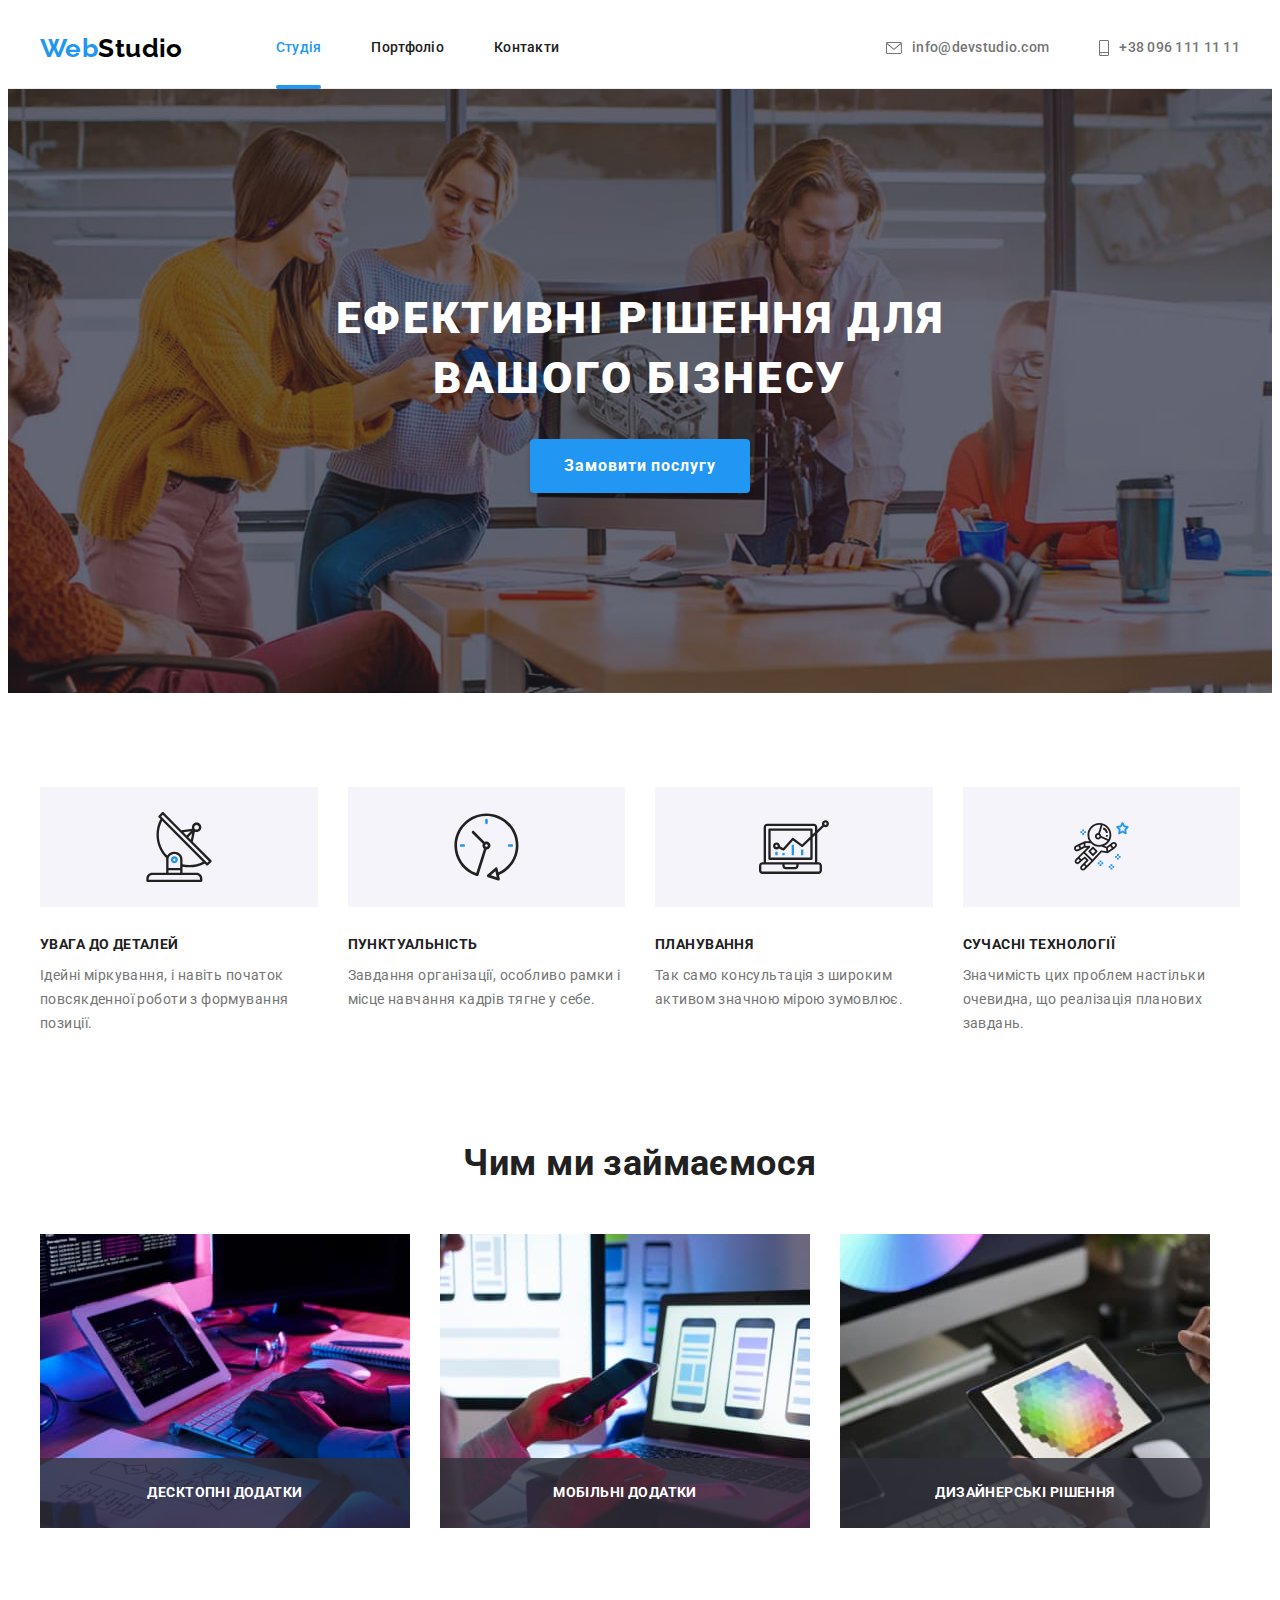
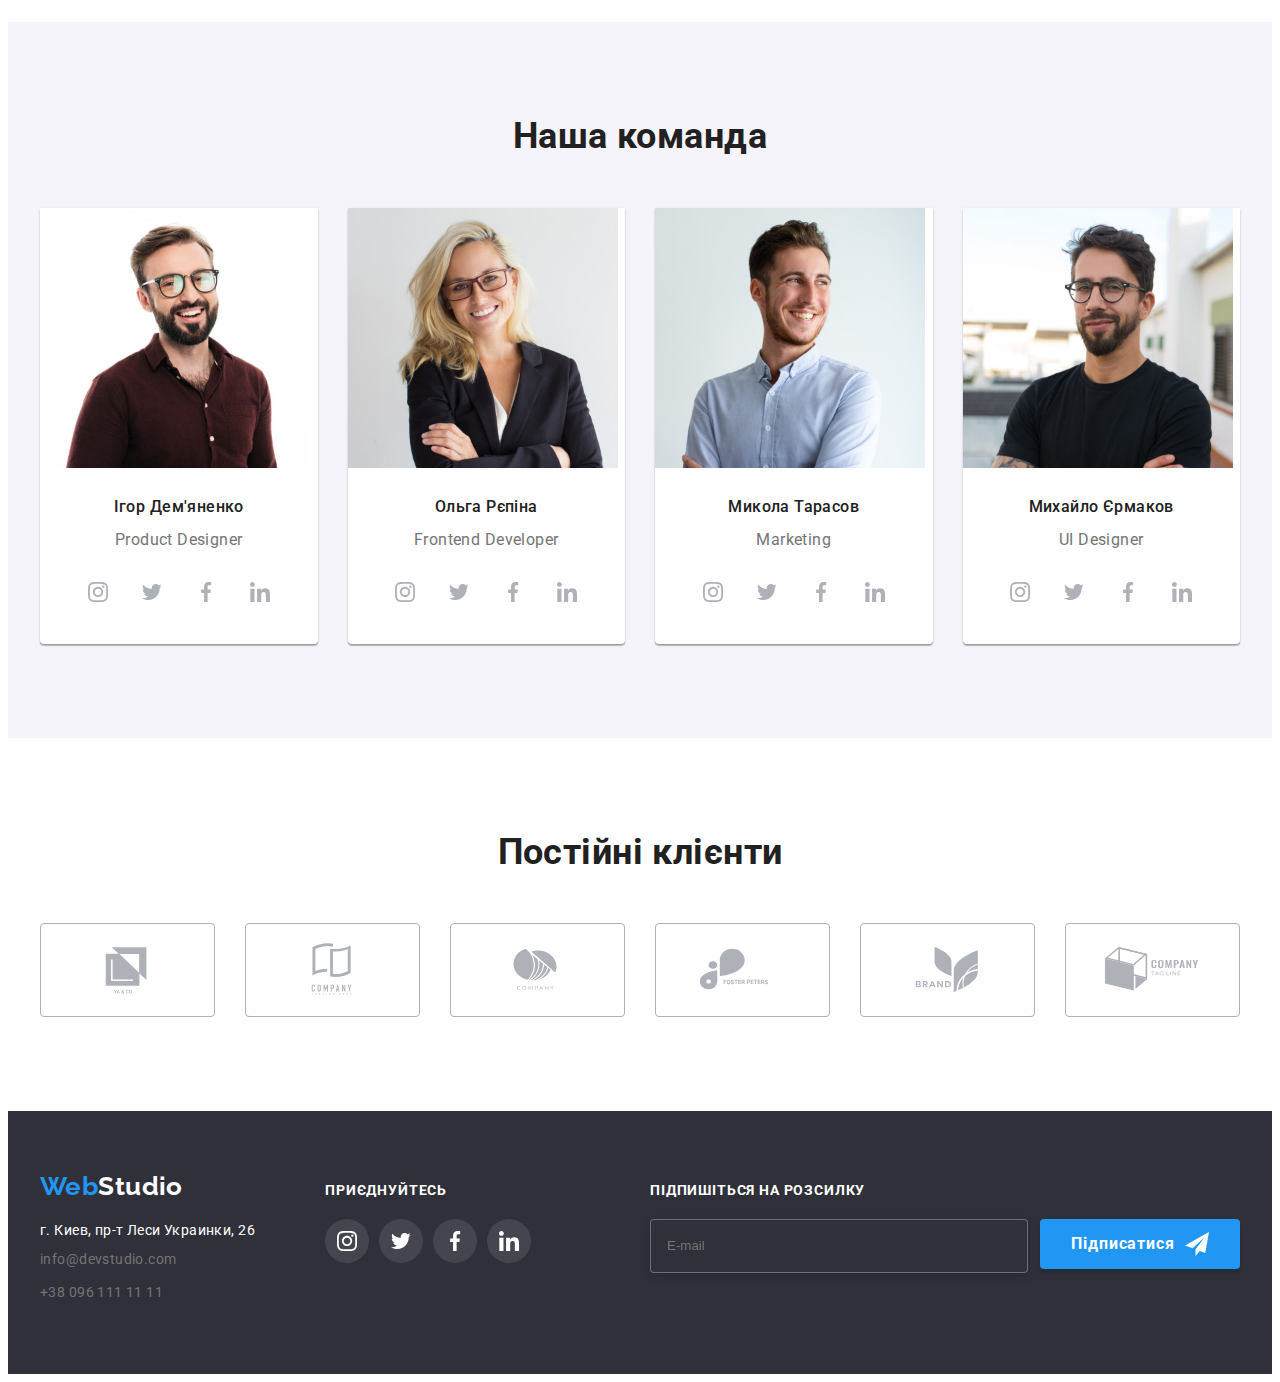
<file: index.html>
<!DOCTYPE html>
<html lang="uk">
  <head>
    <meta charset="UTF-8" />
    <meta http-equiv="X-UA-Compatible" content="IE=edge" />
    <meta name="viewport" content="width=device-width, initial-scale=1.0" />
    <title>Document</title>
    <link rel="preconnect" href="https://fonts.googleapis.com" />
    <link rel="preconnect" href="https://fonts.gstatic.com" crossorigin />
    <link
      href="https://fonts.googleapis.com/css2?family=Raleway:wght@700&family=Roboto:wght@400;500;700;900&display=swap"
      rel="stylesheet"
    />
    <link
      rel="stylesheet"
      href="https://cdnjs.cloudflare.com/ajax/libs/modern-normalize/1.1.0/modern-normalize.min.css"
      integrity="sha512-wpPYUAdjBVSE4KJnH1VR1HeZfpl1ub8YT/NKx4PuQ5NmX2tKuGu6U/JRp5y+Y8XG2tV+wKQpNHVUX03MfMFn9Q=="
      crossorigin="anonymous"
      referrerpolicy="no-referrer"
    />
    <link rel="stylesheet" href="./css/style.css" />
  </head>
  <body>
    <!-- Header -->
    <header class="head-sectione">
        <div class="conteiner main-nav">
          <a href="./index.html" class="logo"
            ><span class="logo-accent">Web</span>Studio</a
          >
          <nav>
            <ul class="site-nav list">
              <li class="items">
                <a href="./index.html" class="link current">Студія</a>
              </li>
              <li class="items">
                <a href="./portfolio.html" class="link">Портфоліо</a>
              </li>
              <li class="items"><a href="#" class="link">Контакти</a></li>
            </ul>
          </nav>
          <ul class="auth-nav list">
            <li class="items">
              <a class="link nav-contacts" href="mailto:info@devstudio.com"
                ><svg class="nav-icones" width="16" height="12">
                  <use
                    href="./imeges/svg/symbol-defs.svg#icon-envelope"
                  ></use>
                </svg>
                info@devstudio.com</a
              >
            </li>
            <li class="items">
              <a class="link nav-contacts" href="tel:+380961111111"
                ><svg class="nav-icones" width="10" height="16">
                  <use
                    href="./imeges/svg/symbol-defs.svg#icon-smartphone"
                  ></use>
                </svg>
                +38 096 111 11 11</a
              >
            </li>
          </ul>
        </div>
    </header>
    <!-- Main Content -->
    <main>
      <section class="hero">
        <div class="conteiner">
          <h1 class="hero-title">
            Ефективні рішення для <br />
            вашого бізнесу
          </h1>
          <button type="button" class="button" data-modal-open>Замовити послугу</button>
          <!-- MODAL -->
          <div class="backdrop is-hidden" data-modal>
            <div class="modal">
                  <form class="form">
             <h2 class="modal-tittle">Залиште свої дані, ми вам передзвонимо</h2>
              <div class="form-field">
                <label for="name" class="form-label">Ім'я</label>
              <input class="form-input" type="text" name="name" id="name" />
              <svg class="modal-icon" width="18" height="18">
                <use href="./imeges/svg/symbol-defs.svg#icon-person"></use>
              </svg>
              </div>

             <div class="form-field">
               <label for="tel" class="form-label">Телефон</label>
              <input type="tel" class="form-input" name="tel" id="tel" />
              <svg class="modal-icon" width="18" height="18">
                <use href="./imeges/svg/symbol-defs.svg#icon-phone-2"></use>
              </svg>
             </div>

             <div class="form-field">
               <label for="mail" class="form-label">Пошта</label>
              <input type="email" class="form-input" name="mail" id="mail" />
              <svg class="modal-icon" width="18" height="18">
                <use href="./imeges/svg/symbol-defs.svg#icon-email-2"></use>
              </svg>
             </div>

              <div class="form-field">
                <label for="comment" class="comment-label">Коментар</label>
              <textarea name="comment" class="comment-input" id="comment" placeholder="Введіть текст" cols="30" rows="10"></textarea>
              </div>

             <div class="agree-field">
              <label for="agree" class="agree-label">
                <input type="checkbox" class="agree-input" name="agree" id="agree" />
                <span class="icone"></span>
                Погоджуюся з розсилкою та приймаю 
                 <a class="condition" href="#">Умови договору</a>
              </label>
             </div>

              <button type="submit" class="modal-button">Відправити</button>
          
              <button type="button" class="close-button" data-modal-close>
                <svg class="close-img" width="18" height="18">
                  <use href="./imeges/svg/symbol-defs.svg#icon-close-black"></use>
                </svg>
              </button>
            </form>
            </div>
          </div>
        </div>
      </section>
      <section class="sections">
        <div class="conteiner">
          <h2 class="first-section-title visally-hidden">Наші Особливості</h2>
          <ul class="list first-section">
            <li class="items">
              <div class="first-icones">
                <svg class="discript-icone" width="70" height="70">
                  <use href="./imeges/svg/symbol-defs.svg#icon-antenna-1"></use>
                </svg>
              </div>
              <h3 class="discript-tittle">УВАГА ДО ДЕТАЛЕЙ</h3>
              <p class="discript-text">
                Ідейні міркування, і навіть початок повсякденної роботи з
                формування позиції.
              </p>
            </li>
            <li class="items">
              <div class="first-icones">
                <svg class="discript-icone" width="66.96" height="70">
                  <use href="./imeges/svg/symbol-defs.svg#icon-clock-1"></use>
                </svg>
              </div>
              <h3 class="discript-tittle">ПУНКТУАЛЬНІСТЬ</h3>
              <p class="discript-text">
                Завдання організації, особливо рамки і місце навчання кадрів
                тягне у себе.
              </p>
            </li>
            <li class="items">
              <div class="first-icones">
                <svg class="discript-icone" width="70" height="70">
                  <use href="./imeges/svg/symbol-defs.svg#icon-diagram-1"></use>
                </svg>
              </div>
              <h3 class="discript-tittle">ПЛАНУВАННЯ</h3>
              <p class="discript-text">
                Так само консультація з широким активом значною мірою зумовлює.
              </p>
            </li>
            <li class="items">
              <div class="first-icones">
                <svg class="discript-icone" width="54.83" height="60.66">
                  <use
                    href="./imeges/svg/symbol-defs.svg#icon-astronaut-1"
                  ></use>
                </svg>
              </div>
              <h3 class="discript-tittle">СУЧАСНІ ТЕХНОЛОГІЇ</h3>
              <p class="discript-text">
                Значимість цих проблем настільки очевидна, що реалізація
                планових завдань.
              </p>
            </li>
          </ul>
        </div>
      </section>
      <section class="about sections">
        <div class="conteiner">
          <h2 class="section-title">Чим ми займаємося</h2>
          <ul class="list second-section">
            <li class="items">
              <img src="./imeges/kayboard.jpg" alt="клавіатура" width="370" />
              <p class="about-discript">Десктопні додатки</p>
            </li>
            <li class="items">
              <img src="./imeges/phone.jpg" alt="телефон" width="370" />
              <p class="about-discript">Мобільні додатки</p>
            </li>
            <li class="items">
              <img src="./imeges/ipad.jpg" alt="планшет" width="370" />
              <p class="about-discript">Дизайнерські рішення</p>
            </li>
          </ul>
        </div>
      </section>
      <section class="sections teams">
        <div class="conteiner">
          <h2 class="section-title">Наша команда</h2>
          <ul class="list third-section">
            <li class="team-curds">
              <img
                src="./imeges/igor-port.jpg"
                alt="ігор портрет"
                width="270"
              />
              <div class="conteiner-team">
                <h3 class="featurelist-title">Ігор Дем'яненко</h3>
                <p class="featurelist-text" lang="en">Product Designer</p>
                <ul class="list team-sochmed">
                  <li class="item">
                    <a href="" class="team-links">
                      <svg class="icones" width="44" height="44">
                        <use
                          href="./imeges/svg/symbol-defs.svg#icon-instagram"
                        ></use>
                      </svg>
                    </a>
                  </li>
                  <li class="item">
                    <a href="" class="team-links">
                      <svg class="icones" width="44" height="44">
                        <use
                          href="./imeges/svg/symbol-defs.svg#icon-tviter"
                        ></use>
                      </svg>
                    </a>
                  </li>
                  <li class="item">
                    <a href="" class="team-links">
                      <svg class="icones" width="44" height="44">
                        <use
                          href="./imeges/svg/symbol-defs.svg#icon-facebook"
                        ></use>
                      </svg>
                    </a>
                  </li>
                  <li class="item">
                    <a href="" class="team-links"
                      ><svg class="icones" width="44" height="44">
                        <use
                          href="./imeges/svg/symbol-defs.svg#icon-linkedin"
                        ></use>
                      </svg>
                    </a>
                  </li>
                </ul>
              </div>
            </li>
            <li class="team-curds">
              <img
                src="./imeges/olga-port.jpg"
                alt="ольга портрет"
                width="270"
              />
              <div class="conteiner-team">
                <h3 class="featurelist-title">Ольга Рєпіна</h3>
                <p class="featurelist-text" lang="en">Frontend Developer</p>
                 <ul class="list team-sochmed">
                  <li class="item">
                    <a href="" class="team-links">
                      <svg class="icones">
                        <use
                          href="./imeges/svg/symbol-defs.svg#icon-instagram"
                        ></use>
                      </svg>
                    </a>
                  </li>
                  <li class="item">
                    <a href="" class="team-links">
                      <svg class="icones" width="44" height="44">
                        <use
                          href="./imeges/svg/symbol-defs.svg#icon-tviter"
                        ></use>
                      </svg>
                    </a>
                  </li>
                  <li class="item">
                    <a href="" class="team-links">
                      <svg class="icones" width="44" height="44">
                        <use
                          href="./imeges/svg/symbol-defs.svg#icon-facebook"
                        ></use>
                      </svg>
                    </a>
                  </li>
                  <li class="item">
                    <a href="" class="team-links"
                      ><svg class="icones" width="44" height="44">
                        <use
                          href="./imeges/svg/symbol-defs.svg#icon-linkedin"
                        ></use>
                      </svg>
                    </a>
                  </li>
                </ul>
              </div>
            </li>
            <li class="team-curds">
              <img
                src="./imeges/kolya-port.jpg"
                alt="микола портрет"
                width="270"
              />
              <div class="conteiner-team">
                <h3 class="featurelist-title">Микола Тарасов</h3>
                <p class="featurelist-text" lang="en">Marketing</p>
                 <ul class="list team-sochmed">
                  <li class="item">
                    <a href="" class="team-links">
                      <svg class="icones" width="44" height="44">
                        <use
                          href="./imeges/svg/symbol-defs.svg#icon-instagram"
                        ></use>
                      </svg>
                    </a>
                  </li>
                  <li class="item">
                    <a href="" class="team-links">
                      <svg class="icones" width="44" height="44">
                        <use
                          href="./imeges/svg/symbol-defs.svg#icon-tviter"
                        ></use>
                      </svg>
                    </a>
                  </li>
                  <li class="item">
                    <a href="" class="team-links">
                      <svg class="icones" width="44" height="44">
                        <use
                          href="./imeges/svg/symbol-defs.svg#icon-facebook"
                        ></use>
                      </svg>
                    </a>
                  </li>
                  <li class="item">
                    <a href="" class="team-links"
                      ><svg class="icones" width="44" height="44">
                        <use
                          href="./imeges/svg/symbol-defs.svg#icon-linkedin"
                        ></use>
                      </svg>
                    </a>
                  </li>
                </ul>
              </div>
            </li>
            <li class="team-curds">
              <img
                src="./imeges/michael-port.jpg"
                alt="михайло портрет"
                width="270"
              />
              <div class="conteiner-team">
                <h3 class="featurelist-title">Михайло Єрмаков</h3>
                <p class="featurelist-text" lang="en">UI Designer</p>
                 <ul class="list team-sochmed">
                  <li class="item">
                    <a href="" class="team-links">
                      <svg class="icones">
                        <use
                          href="./imeges/svg/symbol-defs.svg#icon-instagram"
                        ></use>
                      </svg>
                    </a>
                  </li>
                  <li class="item">
                    <a href="" class="team-links">
                      <svg class="icones" width="44" height="44">
                        <use
                          href="./imeges/svg/symbol-defs.svg#icon-tviter"
                        ></use>
                      </svg>
                    </a>
                  </li>
                  <li class="item">
                    <a href="" class="team-links">
                      <svg class="icones" width="44" height="44">
                        <use
                          href="./imeges/svg/symbol-defs.svg#icon-facebook"
                        ></use>
                      </svg>
                    </a>
                  </li>
                  <li class="item">
                    <a href="" class="team-links"
                      ><svg class="icones" width="44" height="44">
                        <use
                          href="./imeges/svg/symbol-defs.svg#icon-linkedin"
                        ></use>
                      </svg>
                    </a>
                  </li>
                </ul>
              </div>
            </li>
          </ul>
        </div>
      </section>
       <section class="sections">
        <div class="conteiner">
          <h2 class="section-title">Постійні клієнти</h2>
          <ul class="list clients">
            <li class="item">
              <a href="" class="clients-links">
                <svg class="icones" width="106" height="60">
                  <use href="./imeges/svg/symbol-defs.svg#icon-Logo"></use>
                </svg>
              </a>
            </li>
            <li class="item">
              <a href="" class="clients-links">
                <svg class="icones" width="106" height="60">
                  <use href="./imeges/svg/symbol-defs.svg#icon-Logo-2"></use>
                </svg>
              </a>
            </li>
            <li class="item">
              <a href="" class="clients-links">
                <svg class="icones" width="106" height="60">
                  <use href="./imeges/svg/symbol-defs.svg#icon-Logo-3"></use>
                </svg>
              </a>
            </li>
            <li class="item">
              <a href="" class="clients-links">
                <svg class="icones" width="106" height="60">
                  <use href="./imeges/svg/symbol-defs.svg#icon-Logo-4"></use>
                </svg>
              </a>
            </li>
            <li class="item">
              <a href="" class="clients-links">
                <svg class="icones" width="106" height="60">
                  <use href="./imeges/svg/symbol-defs.svg#icon-Logo-5"></use>
                </svg>
              </a>
            </li>
            <li class="item">
              <a href="" class="clients-links">
                <svg class="icones" width="106" height="60">
                  <use href="./imeges/svg/symbol-defs.svg#icon-Logo-6"></use>
                </svg>
              </a>
            </li>
          </ul>
          
          
        </div>
    </main>
    <!-- Footer -->
    <footer class="footer">
      <div class="conteiner footer-conteiner">
       <div class="class-conteiner">
         <a href="./index.html" class="logo-footer"
          ><span class="logo-accent">Web</span>Studio</a
        >
        <address>
          <ul class="list">
            <li class="footer-item">
              <a
                class="adress"
                href="https://goo.gl/maps/CPtrU1FHBa2aNyZL9"
                target="_blank"
                rel="noopener noreferrer"
                >г. Киев, пр-т Леси Украинки, 26</a
              >
            </li>
            <li class="footer-item">
              <a href="mailto:info@devstudio.com" class="footer-contacts"
                >info@devstudio.com</a
              >
            </li>
            <li class="footer-item">
              <a href="tel:+380961111111" class="footer-contacts"
                >+38 096 111 11 11</a
              >
            </li>
          </ul>
        </address>
       </div>
        <div class="sochmed-conteiner">
           <h2 class="footer-title">ПРИЄДНУЙТЕСЬ</h2>
          <ul class="list footer-sochmed">
                  <li class="item">
                    <a href="" class="foot-links">
                      <svg class="icones" width="44" height="44">
                        <use
                          href="./imeges/svg/symbol-defs.svg#icon-instagram"
                        ></use>
                      </svg>
                    </a>
                  </li>
                  <li class="item">
                    <a href="" class="foot-links">
                      <svg class="icones" width="44" height="44">
                        <use
                          href="./imeges/svg/symbol-defs.svg#icon-tviter"
                        ></use>
                      </svg>
                    </a>
                  </li>
                  <li class="item">
                    <a href="" class="foot-links">
                      <svg class="icones" width="44" height="44">
                        <use
                          href="./imeges/svg/symbol-defs.svg#icon-facebook"
                        ></use>
                      </svg>
                    </a>
                  </li>
                  <li class="item">
                    <a href="" class="foot-links"
                      ><svg class="icones" width="44" height="44">
                        <use
                          href="./imeges/svg/symbol-defs.svg#icon-linkedin"
                        ></use>
                      </svg>
                    </a>
                  </li>
                </ul>
        </div>
        <div class="subskribe-conteiner">
          <p class="footer-title">Підпишіться на розсилку</p>
          <form class="subskribe-form">
            <label class="subskribe-label">
            <div class="sub-line">
                <input type="email" class="subskribe-input" name="mail" placeholder="E-mail"/></label>
            <button type="submit" class="subskribe-button">Підписатися<svg class="subscribe-icone" width="24" height="24">
              <use href="./imeges/svg/symbol-defs.svg#icon-icon-send"></use>
            </svg></button>
            </div>
          </form>
        </div>
      </div>
    </footer>
   <script src="./js/modal.js"></script>
  </body>
</html>
</file>
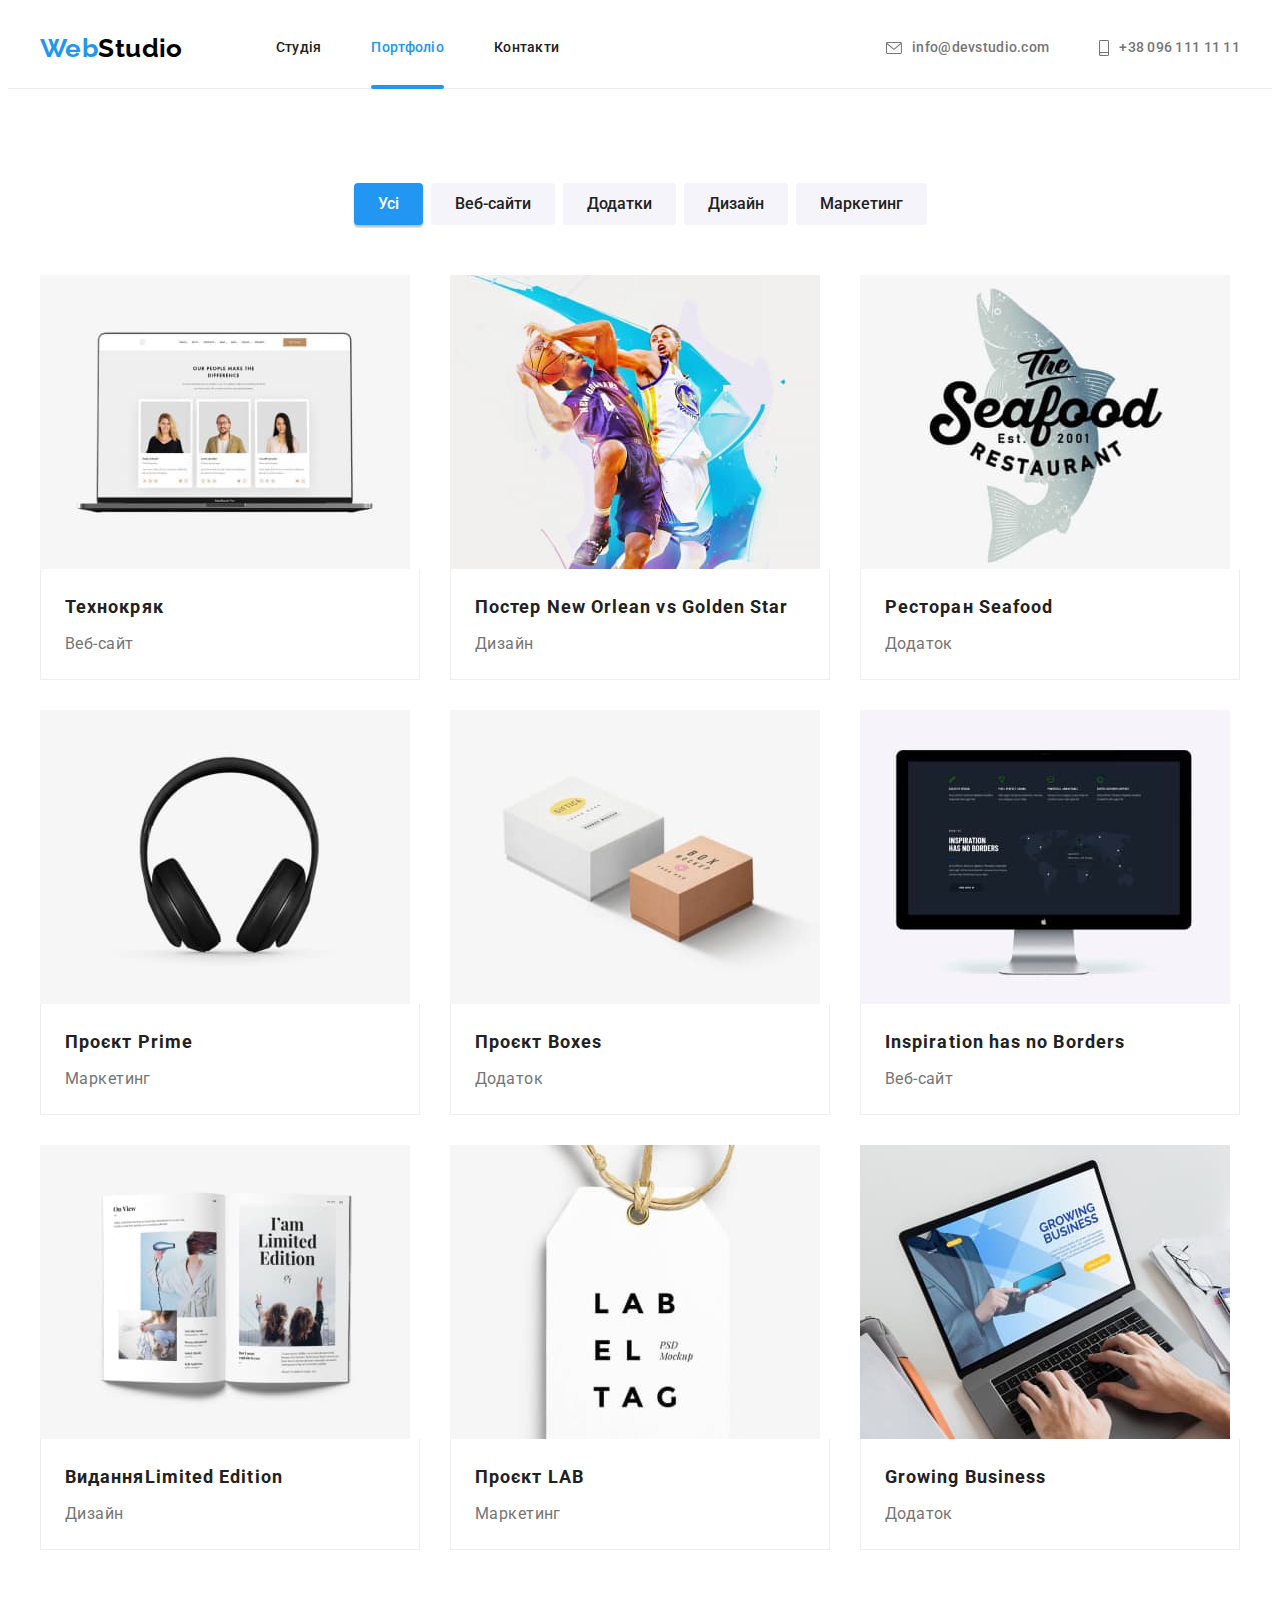
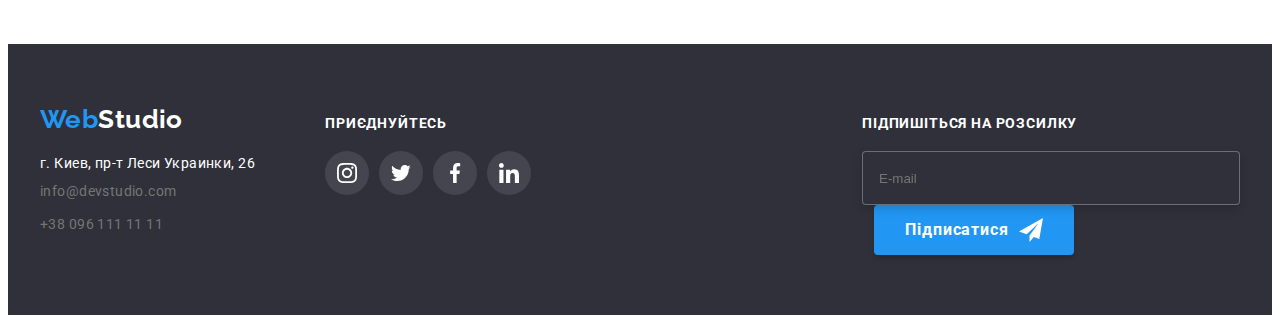
<file: portfolio.html>
<!DOCTYPE html>
<html lang="uk">
  <head>
    <meta charset="UTF-8" />
    <meta http-equiv="X-UA-Compatible" content="IE=edge" />
    <meta name="viewport" content="width=device-width, initial-scale=1.0" />
    <title>Document</title>
    <link rel="preconnect" href="https://fonts.googleapis.com" />
    <link rel="preconnect" href="https://fonts.gstatic.com" crossorigin />
    <link
      href="https://fonts.googleapis.com/css2?family=Raleway:wght@700&family=Roboto:wght@400;500;700;900&display=swap"
      rel="stylesheet"
    />
    <link
      rel="stylesheet"
      href="https://cdnjs.cloudflare.com/ajax/libs/modern-normalize/1.1.0/modern-normalize.min.css"
      integrity="sha512-wpPYUAdjBVSE4KJnH1VR1HeZfpl1ub8YT/NKx4PuQ5NmX2tKuGu6U/JRp5y+Y8XG2tV+wKQpNHVUX03MfMFn9Q=="
      crossorigin="anonymous"
      referrerpolicy="no-referrer"
    />
    <link rel="stylesheet" href="./css/style.css" />
  </head>
  <body>
    <!-- Header -->
    <header class="head-sectione">
      <div class="conteiner main-nav">
        <a href="./index.html" class="logo"
          ><span class="logo-accent">Web</span>Studio</a
        >
        <nav>
          <ul class="site-nav list">
            <li class="items">
              <a href="./index.html" class="link">Студія</a>
            </li>
            <li class="items">
              <a href="./portfolio.html" class="link current">Портфоліо</a>
            </li>
            <li class="items"><a href="#" class="link">Контакти</a></li>
          </ul>
        </nav>
        <ul class="auth-nav list">
          <li class="items">
            <a class="link nav-contacts" href="mailto:info@devstudio.com"
              ><svg class="nav-icones" width="16" height="12">
                <use href="./imeges/svg/symbol-defs.svg#icon-envelope"></use>
              </svg>
              info@devstudio.com</a
            >
          </li>
          <li class="items">
            <a class="link nav-contacts" href="tel:+380961111111"
              ><svg class="nav-icones" width="10" height="16">
                <use href="./imeges/svg/symbol-defs.svg#icon-smartphone"></use>
              </svg>
              +38 096 111 11 11</a
            >
          </li>
        </ul>
      </div>
    </header>
    <!-- Main Content -->
    <main>
      <section class="sections">
        <div class="conteiner main-port">
          <h1 class="section-title visally-hidden">Портфоліо</h1>
          <ul class="list port-bt">
            <li class="items">
              <button class="button-port current-port" type="button">
                Усі
              </button>
            </li>
            <li class="items">
              <button class="button-port" type="button">Веб-сайти</button>
            </li>
            <li class="items">
              <button class="button-port" type="button">Додатки</button>
            </li>
            <li class="items">
              <button class="button-port" type="button">Дизайн</button>
            </li>
            <li class="items">
              <button class="button-port" type="button">Маркетинг</button>
            </li>
          </ul>

          <ul class="list port-elements">
            <li class="port-item">
              <a href="#" class="decoration-none portcurt-decoration">
                <div class="port-discript">
                  <img
                    src="./imeges/portfolio/img-1.jpg"
                    alt="ноутбук"
                    width="370"
                  />
                  <div class="port-paragraph">
                    <p class="port-curd-discript">
                      Ресурс пропонує комплексні пропозиції з різним рівнем
                      функціоналу та сервісів. Все це дозволить відвідувачу
                      отримати вичерпні відомості про компанію чи приватну
                      особу.
                    </p>
                  </div>
                </div>
                <div class="conteiner-port-text">
                  <h2 class="portlist-title list">Технокряк</h2>
                  <p class="portlist-text list">Веб-сайт</p>
                </div>
              </a>
            </li>
            <li class="port-item">
              <a href="#" class="decoration-none portcurt-decoration">
                <div class="port-discript">
                  <img
                    src="./imeges/portfolio/img-2.jpg"
                    alt="баскетбол"
                    width="370"
                  />
                  <div class="port-paragraph">
                    <p class="port-curd-discript">
                      Ресурс пропонує комплексні пропозиції з різним рівнем
                      функціоналу та сервісів. Все це дозволить відвідувачу
                      отримати вичерпні відомості про компанію чи приватну
                      особу.
                    </p>
                  </div>
                </div>
                <div class="conteiner-port-text">
                  <h2 class="portlist-title list">
                    Постер<span lang="en"> New Orlean vs Golden Star</span>
                  </h2>
                  <p class="portlist-text list">Дизайн</p>
                </div>
              </a>
            </li>
            <li class="port-item">
              <a href="#" class="decoration-none portcurt-decoration">
                <div class="port-discript">
                  <img
                    src="./imeges/portfolio/img-3.jpg"
                    alt="морська Іжа"
                    width="370"
                  />
                  <div class="port-paragraph">
                    <p class="port-curd-discript">
                      Ресурс пропонує комплексні пропозиції з різним рівнем
                      функціоналу та сервісів. Все це дозволить відвідувачу
                      отримати вичерпні відомості про компанію чи приватну
                      особу.
                    </p>
                  </div>
                </div>
                <div class="conteiner-port-text">
                  <h2 class="portlist-title list">
                    Ресторан<span lang="en"> Seafood</span>
                  </h2>
                  <p class="portlist-text list">Додаток</p>
                </div>
              </a>
            </li>
            <li class="port-item">
              <a href="#" class="decoration-none portcurt-decoration">
                <div class="port-discript">
                  <img
                    src="./imeges/portfolio/img-4.jpg"
                    alt="навушники"
                    width="370"
                  />
                  <div class="port-paragraph">
                    <p class="port-curd-discript">
                      Ресурс пропонує комплексні пропозиції з різним рівнем
                      функціоналу та сервісів. Все це дозволить відвідувачу
                      отримати вичерпні відомості про компанію чи приватну
                      особу.
                    </p>
                  </div>
                </div>
                <div class="conteiner-port-text">
                  <h2 class="portlist-title list">
                    Проєкт<span lang="en"> Prime</span>
                  </h2>
                  <p class="portlist-text list">Маркетинг</p>
                </div>
              </a>
            </li>
            <li class="port-item">
              <a href="#" class="decoration-none portcurt-decoration">
                <div class="port-discript">
                  <img
                    src="./imeges/portfolio/img-5.jpg"
                    alt="дві коробки"
                    width="370"
                  />
                  <div class="port-paragraph">
                    <p class="port-curd-discript">
                      Ресурс пропонує комплексні пропозиції з різним рівнем
                      функціоналу та сервісів. Все це дозволить відвідувачу
                      отримати вичерпні відомості про компанію чи приватну
                      особу.
                    </p>
                  </div>
                </div>
                <div class="conteiner-port-text">
                  <h2 class="portlist-title list">
                    Проєкт<span lang="en"> Boxes</span>
                  </h2>
                  <p class="portlist-text list">Додаток</p>
                </div>
              </a>
            </li>
            <li class="port-item">
              <a href="#" class="decoration-none portcurt-decoration">
                <div class="port-discript">
                  <img
                    src="./imeges/portfolio/img-6.jpg"
                    alt="монітор"
                    width="370"
                  />
                  <div class="port-paragraph">
                    <p class="port-curd-discript">
                      Ресурс пропонує комплексні пропозиції з різним рівнем
                      функціоналу та сервісів. Все це дозволить відвідувачу
                      отримати вичерпні відомості про компанію чи приватну
                      особу.
                    </p>
                  </div>
                </div>
                <div class="conteiner-port-text">
                  <h2 class="portlist-title list">
                    <span lang="en">Inspiration has no Borders</span>
                  </h2>
                  <p class="portlist-text list">Веб-сайт</p>
                </div>
              </a>
            </li>
            <li class="port-item">
              <a href="#" class="decoration-none portcurt-decoration">
                <div class="port-discript">
                  <img
                    src="./imeges/portfolio/img-7.jpg"
                    alt="журнал"
                    width="370"
                  />
                  <div class="port-paragraph">
                    <p class="port-curd-discript">
                      Ресурс пропонує комплексні пропозиції з різним рівнем
                      функціоналу та сервісів. Все це дозволить відвідувачу
                      отримати вичерпні відомості про компанію чи приватну
                      особу.
                    </p>
                  </div>
                </div>
                <div class="conteiner-port-text">
                  <h2 class="portlist-title list">
                    Видання<span lang="en">Limited Edition</span>
                  </h2>
                  <p class="portlist-text list">Дизайн</p>
                </div>
              </a>
            </li>
            <li class="port-item">
              <a href="#" class="decoration-none portcurt-decoration">
                <div class="port-discript">
                  <img
                    src="./imeges/portfolio/img-8.jpg"
                    alt="бірка"
                    width="370"
                  />
                  <div class="port-paragraph">
                    <p class="port-curd-discript">
                      Ресурс пропонує комплексні пропозиції з різним рівнем
                      функціоналу та сервісів. Все це дозволить відвідувачу
                      отримати вичерпні відомості про компанію чи приватну
                      особу.
                    </p>
                  </div>
                </div>
                <div class="conteiner-port-text">
                  <h2 class="portlist-title list">
                    Проєкт<span lang="en"> LAB</span>
                  </h2>
                  <p class="portlist-text list">Маркетинг</p>
                </div>
              </a>
            </li>
            <li class="port-item">
              <a href="#" class="decoration-none portcurt-decoration">
                <div class="port-discript">
                  <img
                    src="./imeges/portfolio/img-9.jpg"
                    alt="бірка"
                    width="370"
                  />
                  <div class="port-paragraph">
                    <p class="port-curd-discript">
                      Ресурс пропонує комплексні пропозиції з різним рівнем
                      функціоналу та сервісів. Все це дозволить відвідувачу
                      отримати вичерпні відомості про компанію чи приватну
                      особу.
                    </p>
                  </div>
                </div>
                <div class="conteiner-port-text">
                  <h2 class="portlist-title list">
                    <span lang="en">Growing Business</span>
                  </h2>
                  <p class="portlist-text list">Додаток</p>
                </div>
              </a>
            </li>
          </ul>
        </div>
      </section>
    </main>
    <!-- Footer -->
    <footer class="footer">
      <div class="conteiner footer-conteiner">
        <div class="class-conteiner">
          <a href="./index.html" class="logo-footer"
            ><span class="logo-accent">Web</span>Studio</a
          >
          <address>
            <ul class="list">
              <li class="footer-item">
                <a
                  class="adress"
                  href="https://goo.gl/maps/CPtrU1FHBa2aNyZL9"
                  target="_blank"
                  rel="noopener noreferrer"
                  >г. Киев, пр-т Леси Украинки, 26</a
                >
              </li>
              <li class="footer-item">
                <a href="mailto:info@devstudio.com" class="footer-contacts"
                  >info@devstudio.com</a
                >
              </li>
              <li class="footer-item">
                <a href="tel:+380961111111" class="footer-contacts"
                  >+38 096 111 11 11</a
                >
              </li>
            </ul>
          </address>
        </div>
        <div class="sochmed-conteiner">
          <h2 class="footer-title">ПРИЄДНУЙТЕСЬ</h2>
          <ul class="list footer-sochmed">
            <li class="item">
              <a href="" class="foot-links">
                <svg class="icones" width="44" height="44">
                  <use href="./imeges/svg/symbol-defs.svg#icon-instagram"></use>
                </svg>
              </a>
            </li>
            <li class="item">
              <a href="" class="foot-links">
                <svg class="icones" width="44" height="44">
                  <use href="./imeges/svg/symbol-defs.svg#icon-tviter"></use>
                </svg>
              </a>
            </li>
            <li class="item">
              <a href="" class="foot-links">
                <svg class="icones" width="44" height="44">
                  <use href="./imeges/svg/symbol-defs.svg#icon-facebook"></use>
                </svg>
              </a>
            </li>
            <li class="item">
              <a href="" class="foot-links"
                ><svg class="icones" width="44" height="44">
                  <use href="./imeges/svg/symbol-defs.svg#icon-linkedin"></use>
                </svg>
              </a>
            </li>
          </ul>
        </div>
        <div class="subskribe-conteiner">
          <form class="subskribe-form">
            <h2 class="footer-title">Підпишіться на розсилку</h2>
            <label for="mail" class="subskribe-label"></label>
            <input
              type="email"
              class="subskribe-input"
              name="mail"
              id="mail"
              placeholder="E-mail"
            />
            <button type="submit" class="subskribe-button">
              Підписатися<svg class="subscribe-icone" width="24" height="24">
                <use href="./imeges/svg/symbol-defs.svg#icon-icon-send"></use>
              </svg>
            </button>
          </form>
        </div>
      </div>
    </footer>
    <script src="./js/modal.js"></script>
  </body>
</html>
</file>
<file: css/style.css>
/* Палитра
основной беграунд #FFFFFF 
акцент #2196F3
основной текст #212121
параграфи и контакти #757575
беграун гирой и футер #2F303A
беграунд наша команда #F5F4FA

*/

:root {
    --primary-text-color: #212121;
    --secondory-text-color: #757575;
    --accsent-color: #2196F3;
    --second-accent-color: #188CE8;
    --primary-background-color: #FFFFFF;
    --secondory-baclground-color: #F5F4FA;
    --footer-bacground-color: #2F303A;
    --logo-bl-color: #000000;
    --footer-cotnacts-color: color: rgba(255, 255, 255, 0.6);
    --hero-tittle-color: #ffffff;
    --head-line-color: #ECECEC;
    --border-color:#EEEEEE;
    --icone-bg-color:#F5F4FA; 
    --icone-color:#AFB1B8;
    --timing-functione:cubic-bezier(0.4, 0, 0.2, 1)

}

body {
    background-color: var(--primary-background-color);
    color: var(--secondory-text-color);

    font-family: 'Roboto', sans-serif;
    font-size: 14px;
    letter-spacing: 0.03em;
}
img {
    display: block;
    max-width: 100%;
}

.list {
    list-style: none;
    padding: 0;
    margin: 0;
}
.conteiner {
    margin-left: auto;
    margin-right: auto;
    padding-left: 15px;
    padding-right: 15px;
    width: 1200px; 
   /* outline: 2px solid tomato; */
}
.conteiner-port-text {
   display:block;
   padding: 20px 24px;
   margin-top: 0;
   margin-bottom: 0;


    /* outline: 2px solid tomato; */
    border-left: 1px solid var(--border-color);
        border-bottom: 1px solid var(--border-color);
        border-right: 1px solid var(--border-color);
        
    }
.conteiner-team {
    display: block;
        padding: 30px 0;
        margin-top: 0;
        margin-bottom: 0;
    
    
        /* outline: 2px solid tomato; */
}

.logo {
    color: var(--logo-bl-color);
    font-family: 'Raleway', sans-serif;

    font-weight: 700;
    font-size: 26px;
    line-height: 1.19;
    text-decoration: none;
}

/* site nav */

.main-nav {
    display: flex;
    align-items: center;
}

.site-nav {
    display: flex;
    margin-left: 93px;

}
.site-nav .items {
    margin-right: 50px;
}

.site-nav .items:last-child {
margin-right: 0; 
}

.site-nav .link {
    position: relative;
     display: block;
     padding-top: 32px;
     padding-bottom: 32px;

color: var(--primary-text-color);
    font-weight: 500;
    font-size: 14px;
    line-height: 1.14;
    letter-spacing: 0.02em;
    text-decoration: none;

    transition: color 250ms var(--timing-functione);
}

.site-nav .link:hover,
.site-nav .link:focus,
.auth-nav a:hover,
.auth-nav a:focus,
.site-nav .link.current {
    color: var(--accsent-color);
}

.site-nav .link::after {
    position: absolute;
    left: 0;
    bottom: -1px;
    content: "";
    display: block;

    width: 100%;
    height: 4px;
    border-radius: 2px;
     background-color: var(--accsent-color);
     opacity: 0;
     transition: opacity 250ms var(--timing-functione);
}

.site-nav .current::after {
    opacity: 1;
}

.site-nav .link:hover::after {
opacity: 1;
}

.auth-nav {
display: flex;
margin-left: auto;
}
.auth-nav .link {
padding-top: 32px;
padding-bottom: 32px; 
}
.nav-contacts {
    display: flex;
    align-items: center;

    transition: color 250ms cubic-bezier(0.4, 0, 0.2, 1);
}

.nav-icones {
    margin-right: 10px;
}
.nav-icones:hover {
    fill: var(--accsent-color);
}

.auth-nav .items + .items {
    margin-left: 50px;
}

.auth-nav a {
    color: var(--secondory-text-color);
    

    font-weight: 500;
    font-size: 14px;
    line-height: 1.14;
    letter-spacing: 0.02em;
    text-decoration: none;
    fill: currentColor;
}

/* Hero */

.hero {
    padding-top: 200px;
    padding-bottom: 200px;
    background-color: var(--footer-bacground-color);

    text-align: center;
    background-image: linear-gradient(to right, rgba(47, 48, 58, 0.4), rgba(47, 48, 58, 0.4)), url(../imeges/bg-Img.jpg);
    background-repeat: no-repeat;
    background-position: center;
    background-size: cover;
    max-width: 1600px;
    margin: 0 auto;
}

.hero-title {

    color: var(--primary-background-color);

    margin-top: 0px;
    margin-bottom: 30px; 
    font-style: normal;
    font-weight: 900;
    font-size: 44px;
    line-height: 1.36;

    
    letter-spacing: 0.06em;
    text-transform: uppercase;
}

.button {
    color: var(--hero-tittle-color);
    background-color: var(--accsent-color);

    display: inline-block;
    padding: 10px 32px;
    min-width: 216px;

    font-family: inherit;
    font-weight: 700;
    font-size: 16px;
    line-height: 1.87;
    letter-spacing: 0.06em;
    box-shadow: 0px 4px 4px rgba(0, 0, 0, 0.15);
    border-radius: 4px;
    cursor: pointer;
    text-align: center;
 
    border-color: transparent;

    transition: background-color 250ms var(--timing-functione);
}

.button:hover,
.button:focus {
    background-color: var(--second-accent-color);
    box-shadow: 0px 4px 4px rgba(0, 0, 0, 0.15);
    border-radius: 4px;    
}



/* MODAL */



.backdrop {
    position: fixed;
    top: 0;
    left: 0;
    width: 100%;
    height: 100%;
    z-index: 2;
    background-color: rgba(0, 0, 0, 0.2);

    opacity: 1;
    transition: opacity 250ms var(--timing-functione);    
}
.backdrop.is-hidden.modal {
    transform: translate(-50%, -50%) scale(0.9);
}

.backdrop.is-hidden {
opacity: 0;
pointer-events: none;
}

.modal {
    position: absolute;
    top: 50%;
    left: 50%;

    min-width: 528px;
    min-height: 581px;
    /* padding: 30px; */
    
    background-color: #fff;

    transform: translate(-50%, -50%) scale(1);
    transition: transform 250ms var(--timing-functione);
}

.modal-tittle {

        margin-top: 0;
        margin-bottom: 12px;
        font-weight: 700;
        font-size: 20px;
        line-height: 1.15;
        text-align: center;
        font-size: 20px;
    
        color: var(--primary-text-color);
}

.close-button {
    position: absolute;
    top: 0;
    right: 0;


margin-top: 8px;
margin-right: 8px;
    width: 30px;
    height: 30px;
    border-radius: 50%;
    background-color: #fff;
    border: 1px solid rgba(0, 0, 0, 0.1);
    cursor: pointer;

    display: flex;
        align-items: center;
        justify-content: center;
        
        transition: fill 250ms var(--timing-functione);
}
.close-button:hover,
.close-button:focus {
    fill: var(--accsent-color);
}

.close-img {
    background-color: var (--primary-background-color);
}



.form {
margin-left: auto;
margin-right: auto;

padding: 40px;

}

.form-field {
    position: relative;
    /* outline: 1px solid blue; */
    display: flex;
    
    flex-direction: column;
    margin-bottom: 10px;
}

.form-input {
    width: 448px;
    height: 40px;

    margin: 0;
    padding: 0;
    padding-left: 42px;

    border: 1px solid rgba(33, 33, 33, 0.2);
        border-radius: 4px;
        box-sizing: border-box;

        outline: none;

}

.form-input:focus {
    border-color: var(--accsent-color);
}

.modal-icon {
    position: absolute;
    top: 50%;
    left: 10px;

    display: inline-block;
    transition: fill 250ms var(--timing-functione);
}

.form-input:focus ~ .modal-icon {
    fill: var(--accsent-color);
}

.form-label {
    font-size: 12px;
    line-height: 1.16;

   margin-bottom: 5px;
   text-align: left;
}

.comment-label {
font-size: 12px;
line-height: 1.16;

    margin-bottom: 5px;
    text-align: left;
}

.comment-input {

    width: 448px;
    height: 120px;
    padding: 12px 16px;


    border: 1px solid rgba(33, 33, 33, 0.2);
        border-radius: 4px;
        box-sizing: border-box;
        outline: none;

        resize: none;
}

.comment-input:focus {
border-color: var(--accsent-color);
}



.agree-field {
    display: flex;
    align-items: center;

}
.agree-input {
appearance: none;

}

.agree-label {
    display: flex;
    align-items: center;
    font-size: 14px;
    line-height: 1.71;

    margin-left: 8.38px;
}

.icone {
    display: inline-block;
    width: 16px;
    height: 15px;

    margin-right: 7px;

    border: 2px solid #2a3a3a;
    border-radius: 4px; 

    transition: background-color 250ms var(--timing-functione),
    border-color 250ms var(--timing-functione);;
}
.agree-input:checked + .icone {
    border-color: var(--accsent-color);
    background-color: var(--accsent-color);
    background-image: url(../imeges/svg/icon-check.svg);
    background-size: contain;
    background-origin: border-box;
}

.agree-input:focus + .icone {
    background-color: var(--accsent-color);
}

.condition {
    color: var(--accsent-color);
    margin-left: 4px;

}
.condition:hover,
.condition:focus {
    text-decoration: none;
}


.modal-button {
color: var(--hero-tittle-color);
    background-color: var(--accsent-color);

    display: inline-block;
    margin-top: 30px;
    padding: 10px 32px;
    min-width: 200px;

    font-family: inherit;
    font-weight: 700;
    font-size: 16px;
    line-height: 1.87;
    letter-spacing: 0.06em;
    box-shadow: 0px 4px 4px rgba(0, 0, 0, 0.15);
    border-radius: 4px;
    cursor: pointer;
    text-align: center;

    border-color: transparent;

    transition: background-color 250ms var(--timing-functione);

}
.modal-button:hover,
.modal-button:focus {
    background-color: var(--second-accent-color);
        box-shadow: 0px 4px 4px rgba(0, 0, 0, 0.15);
        border-radius: 4px;
}


/* Sectoin */

.sections {
    padding-top: 94px;
    padding-bottom: 94px;

}

.head-sectione {
    background-color: var(--primary-background-color);
    border-bottom: 1px solid #ECECEC;
}
.section-title {

    color: var(--primary-text-color);

    margin-top: 0;
    margin-bottom: 50px;

    font-weight: 700;
    font-size: 36px;
    line-height: 1.16;
    text-align: center;
}




/* FIRST SECTION */

.first-section {
    display: flex;
        flex-wrap: wrap;
        margin: 0 0 0 -30px;
}

.first-section .items {
    flex-basis: calc(100% / 4 - 30px);
        margin-left: 30px;
}
.first-icones {
    height: 120px;
    margin-bottom: 30px;
    background-color: var(--icone-bg-color);
        display: flex;
            justify-content: center;
            align-items: center;
}
.discript-tittle {

    color: var(--primary-text-color);

    margin-bottom: 10px;
    margin-top: 30px;


    font-weight: 700;
    font-size: 14px;
    line-height: 1.14;
}
.discript-icone {
    background-color: var(--icone-bg-color);
}


.discript-text {
    color: var(--secondory-text-color);

    margin-top: 0;
  

    font-size: 14px;
    line-height: 24px;
}
/* SECOND SECTION */

.second-section {
     display: flex;
  }
  .sections.about {
    padding-top: 0;
}
.about-discript {
    position: absolute;
    margin: 0;
    bottom: 0;
    width: 100%;
    height: 70px;
    display: flex;
    align-items: center;
    justify-content: center;

    font-weight: 700;
        font-size: 14px;
        line-height: 1.14;
        color: var(--hero-tittle-color);
        text-transform: uppercase;

        background-color: rgba(47, 48, 58, 0.8);
}

    
 .second-section .items {
    position: relative;
            display: inline-block;
}
/* .second-section .items::before {
    display: inline-block;
    position: absolute;
    content: '';
    width: 100%;
    height: 25%;
    bottom: 0;
    left: 0;
    background-color: rgba(47, 48, 58, 0.8);
}
     */
.second-section .items+.items {
            margin-left: 30px;
 }

/* THIRD SECRION */

 .third-section {
    display: flex;
        flex-wrap: wrap;
        margin: 0 0 0 -30px;  
    }
 
    
 .third-section .team-curds {
    flex-basis: calc(100% / 4 - 30px);
        margin-left: 30px;
    }
 
  .teams {
   background-color: var(--secondory-baclground-color);
}
        
   .team-curds {
    background-color: var(--primary-background-color);
    width: 270px;
    box-shadow: 0px 1px 3px rgba(0, 0, 0, 0.12), 0px 1px 1px rgba(0, 0, 0, 0.14), 0px 2px 1px rgba(0, 0, 0, 0.2);
    border-radius: 0px 0px 4px 4px;
        
}
.team-sochmed {
    display: flex;
    flex-wrap: wrap;
    justify-content: center;
    gap: 10px;


}
 .team-sochmed .item {
    display: flex;
   
}
.team-sochmed .icones {
        width: 20px;
        height: 20px;
}
.team-links {
    display: flex;
    align-items: center;
    justify-content: center;
    width: 44px;
    height: 44px;
    border-radius: 50%;
    color: var(--icone-color);
   fill: currentColor;

transition: background-color 250ms var(--timing-functione),
color 250ms var(--timing-functione);

}
.team-links:hover,
.team-links:focus {
   color: var(--hero-tittle-color);
   background-color: var(--accsent-color);
}

.featurelist-title {
    text-align: center;
    margin-top: 0;
    margin-bottom: 10px;


    color: var(--primary-text-color);

    font-weight: 500;
    font-size: 16px;
    line-height: 1.14;

}

.featurelist-text {
    text-align: center;
    margin-top: 0;
    margin-bottom: 16px;

    color: var(--secondory-text-color);
    font-size: 16px;
    line-height: 1.71;
}
.featurelist-icone {
        width: 65.32px;
        height: 70px;
        /* background-color: #F5F4FA; */
}

.visally-hidden {
    position: fixed;
    transform: scale(0);


}
/* FOURTH SECTION */

.clients {
    display: flex;
    flex-wrap: wrap;
    justify-content: space-between;
    margin: 0 0 0 -30px;
}
.clients .item {
        flex-basis: calc(100% / 6 - 30px);
            margin-left: 30px;
}
.clients-links {

    display: flex;
        justify-content: center;
        align-items: center;
    height: 92px;
    color: var(--icone-color);
    fill: currentColor;
    border: 1px solid var(--icone-color);
    border-radius: 4px;

    transition: fill 250ms var(--timing-functione),
    border-color 250ms var(--timing-functione);
}

.clients .item:not(:nth-last-child()) {
    margin-right: 30px;
}
.clients .icones {
    display: flex;
    align-self: center;
    width: 106px;
    height: 60px; 

}

.clients-links:hover,
.clients-links:focus,
.clients .icones:focus {
    fill: var(--accsent-color);
    border-color: var(--accsent-color);
}

/* PORTFOLIO SECTION */

.button-port {
    display: inline-block;
    padding: 6px 22px;

    color: var(--primary-text-color);
    background-color: var(--secondory-baclground-color);

    font-family: inherit;
    font-weight: 500;
    font-size: 16px;
    line-height: 1.62;
    border-radius: 4px;
    cursor: pointer;
    border-color: transparent;
    text-align: center;

    transition: background-color 250ms var(--timing-functione),
    color 250ms var(--timing-functione),
    box-shadow 250ms var(--timing-functione);
}

.current-port {
    color: var(--primary-background-color);
        background-color: var(--accsent-color);
    
        font-family: inherit;
        font-weight: 500;
        font-size: 16px;
        line-height: 1.62;
        box-shadow: 0px 3px 1px rgba(0, 0, 0, 0.1), 0px 1px 2px rgba(0, 0, 0, 0.08), 0px 2px 2px rgba(0, 0, 0, 0.12);
        border-radius: 4px;
        cursor: pointer;
        border-color: transparent;
}

.button-port:hover,
.button-port:focus,
.button-port:active {
    color: var(--primary-background-color);
    background-color: var(--accsent-color);

    font-family: inherit;
    font-weight: 500;
    font-size: 16px;
    line-height: 1.62;
    box-shadow: 0px 3px 1px rgba(0, 0, 0, 0.1), 0px 1px 2px rgba(0, 0, 0, 0.08), 0px 2px 2px rgba(0, 0, 0, 0.12);
    border-radius: 4px;
    cursor: pointer;
    border-color: transparent;
}

.portlist-title {
    margin-bottom: 4px;
  

    color: var(--primary-text-color);
    font-weight: 700;
    font-size: 18px;
    line-height: 2;
    letter-spacing: 0.06em;
}

.portlist-text {
display: inline-block;


    color: var(--secondory-text-color);

    font-size: 16px;
    line-height: 1.87;
}

.decoration-none {
    text-decoration: none;

}
.portcurt-decoration:hover,
.portcurt-decoration:focus {
display: block;
box-shadow: 0px 1px 1px rgba(0, 0, 0, 0.12),
0px 4px 4px rgba(0, 0, 0, 0.06),
1px 4px 6px rgba(0, 0, 0, 0.16);

transition:box-shadow 250ms var(--timing-functione);
}

.main-port .port-bt {
    display: flex;
    justify-content: center;
    margin-bottom: 50px;

}

.port-bt {
    display: flex;

}

.port-bt .items {
    display: inline-block;
    
}

.port-bt .items+.items {

    margin-left: 8px;
}

.port-elements {
    display: flex;
    flex-wrap: wrap;
    margin: -30px 0 0 -30px;
     
}

.port-item {
    position: relative;
    flex-basis: calc(100% / 3 - 30px); 
    margin-left: 30px;
    margin-top: 30px;
/* box-shadow: 0px 1px 1px rgba(0, 0, 0, 0.12),
        0px 4px 4px rgba(0, 0, 0, 0.06),
        1px 4px 6px rgba(0, 0, 0, 0.16); */
;
    }

.port-discript {
    position: relative;
    overflow: hidden;
    
   
  
}

.port-curd-discript {
    margin: 0;
    color: var(--hero-tittle-color);
    font-weight: 400;
        font-size: 18px;
        line-height: 28px;
        
}
.port-paragraph {
    display: flex;
    align-items: center;
    justify-content: center;
    position: absolute;
    top: 0;
    left: 0;
    background-color: rgba(33, 150, 243, 0.9);
    padding: 0 24px;
    height: 100%;
    width: 100%;

    transform: translateY(101%);

    transition: transform 250ms var(--timing-functione);

}

.portcurt-decoration:hover .port-paragraph,
.portcurt-decoration:focus .port-paragraph{
    transform: translateY(0);
    opacity: 1;

}


/* Footer */

.footer {
    background-color: var(--footer-bacground-color);
    padding-top: 60px;
    padding-bottom: 60px;
}
.footer-conteiner {
    display: flex;
    align-items: baseline;
}
.sochmed-conteiner {
    margin-left: 70px;
    
}

.logo-footer {
    display: inline-block;
    margin-bottom: 20px;




    color: var(--hero-tittle-color);

    font-family: 'Raleway';
    font-weight: 700;
    font-size: 26px;
    line-height: 1.19;
    text-decoration: none;

}

.logo-accent {
    color: var(--accsent-color);
}

.adress {
    color: var(--primary-background-color);

    font-style: normal;
    font-size: 14px;
    line-height: 1.17;
    text-decoration: none;

    transition: color 250ms var(--timing-functione);
}

.footer .footer-contacts {
    color: var(--footer-cotnacts-color);


    font-style: normal;
    font-size: 14px;
    line-height: 1.71;
    text-decoration: none;

    transition: color 250ms var(--timing-functione);
}


.footer-item {
margin-bottom: 9px;
}

.adress:hover,
.adress:focus,
.footer-contacts:hover,
.footer-contacts:focus {
    color: var(--accsent-color);
}
.footer-title {
    color: var(--primary-background-color);
    
        margin-top: 0px;
        margin-bottom: 20px;
        font-weight: 700;
        font-size: 14px;
        line-height: 1.17;
    
    
        letter-spacing: 0.06em;
        text-transform: uppercase;
}

.sochmed-footer {
    display: flex;
        flex-wrap: wrap;
        
}
.footer-sochmed {
    display: flex;
}

.footer-sochmed .item {
    display: flex;

}

.footer-sochmed .icones {
    width: 20px;
    height: 20px;
}

.foot-links {
    display: flex;
        align-items: center;
        justify-content: center;
        margin-right: 10px;
        width: 44px;
        height: 44px;
        border-radius: 50%;
        color: var(--hero-tittle-color);
        fill: currentColor;
        background-color: rgba(255, 255, 255, 0.1);

        transition: background-color 250ms var(--timing-functione);
}

.foot-links:hover,
.foot-links:focus {
    color: var(--hero-tittle-color);
     background-color: var(--accsent-color);
}

.subskribe-conteiner {
   margin: 0;
    padding: 0;
    margin-left: auto;
}

.subscribe-form {
    display: flex;
    align-items: baseline;
}
.sub-line {
    display: flex;
}

.subskribe-input {
    min-width: 358px;
    min-height: 50px;

    padding-left: 16px;

    background-color: var(--footer-bacground-color);

    border: 1px solid rgba(255, 255, 255, 0.3);
    filter: drop-shadow(0px 4px 4px rgba(0, 0, 0, 0.15));
    border-radius: 4px;

    color: var(--hero-tittle-color);

    outline: none;

}

.subskribe-input:focus {
    border-color: var(--accsent-color);
}

.subscribe-icone {
    margin-left: 10px;
}

.subskribe-button {
    /* position: relative; */
color: var(--hero-tittle-color);
    background-color: var(--accsent-color);

    padding: 10px;
    width: 200px;
    height: 50px;
    margin-left: 12px;
    display: flex;
    align-items: center;
    justify-content: center;

    font-family: inherit;
    font-weight: 700;
    font-size: 16px;
    line-height: 1.87;
    letter-spacing: 0.06em;
    box-shadow: 0px 4px 4px rgba(0, 0, 0, 0.15);
    border-radius: 4px;
    cursor: pointer;

    border:0;
  
    transition: background-color 250ms var(--timing-functione);
}

.subskribe-button:hover,
.subskribe-button:focus {
    background-color: var(--second-accent-color);
    box-shadow: 0px 4px 4px rgba(0, 0, 0, 0.15);
    border-radius: 4px;
}
</file>
